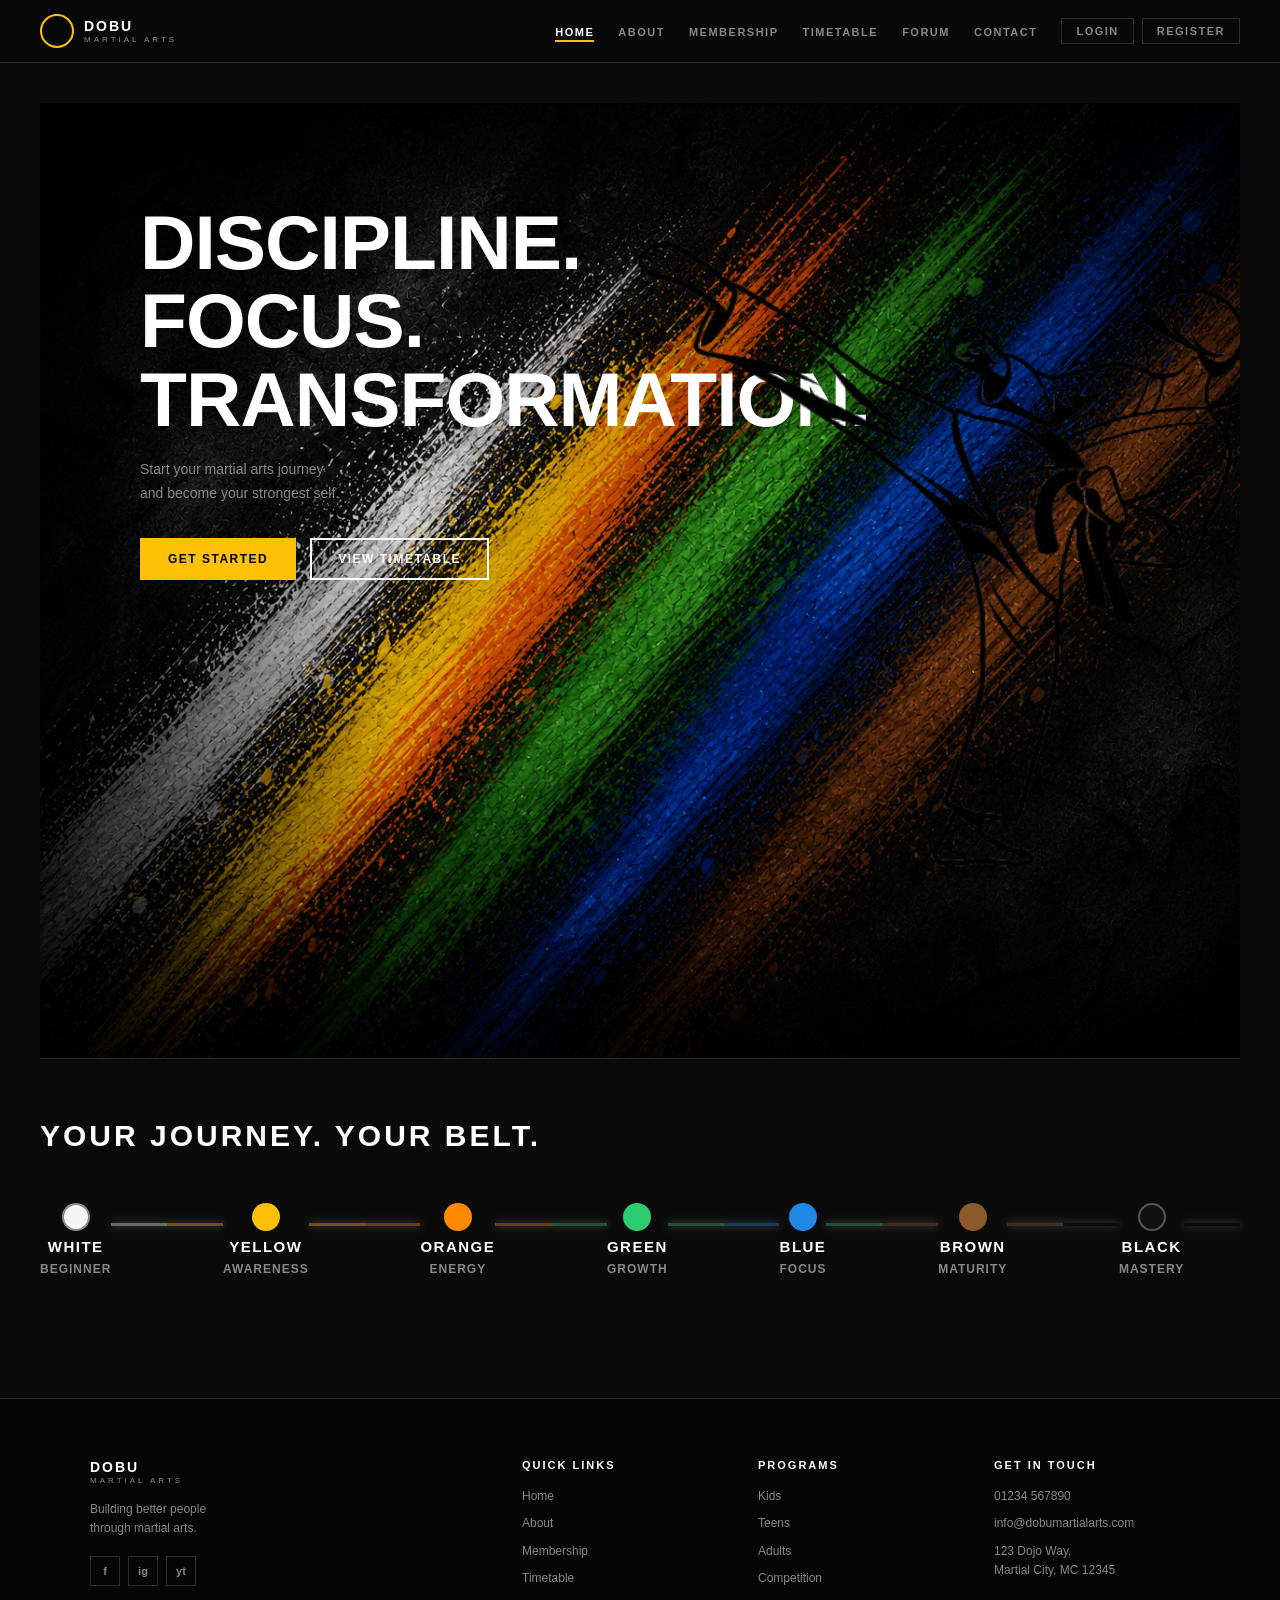
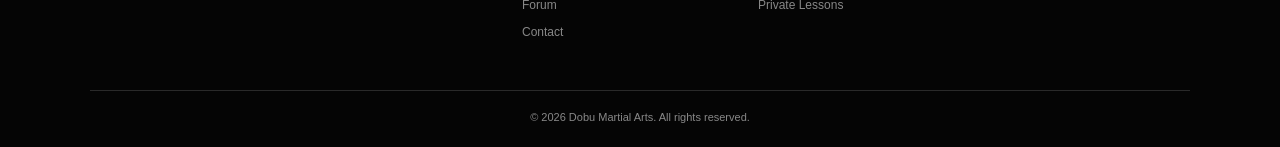
<file: index.html>
<!DOCTYPE html>
<html lang="en">
<head>
  <meta charset="UTF-8">
  <meta name="viewport" content="width=device-width, initial-scale=1.0">
  <title>DoBu Martial Arts</title>
  <link rel="stylesheet" href="style.css">
</head>
<body>

<!-- ===== NAVIGATION ===== -->
<nav class="navbar">
  <div class="nav-logo">
    <div class="logo-circle"></div>
    <div class="logo-text">
      <span class="logo-name">DOBU </span>
      <span class="logo-tagline">MARTIAL ARTS</span>
    </div>
  </div>
  <ul class="nav-links">
    <li><a href="index.html" class="nav-active">HOME</a></li>
    <li><a href="about.html">ABOUT</a></li>
    <li><a href="membership.html">MEMBERSHIP</a></li>
    <li><a href="mytimetable.html">TIMETABLE</a></li>
    <li><a href="forum.html">FORUM</a></li>
    <li><a href="contact.html">CONTACT</a></li>
    <li id="auth-buttons"></li>

  </ul>
</nav>

<!-- ===== SECTION 1: HERO ===== -->
<section id="hero" class="hero">
  
  <!-- =====  TOP of HERO ===== -->
<div id="hero_background">
  <div class="hero-content">
   <div class="hero-text"> 
      <h1 class="hero-title">
        DISCIPLINE.<br>
        FOCUS.<br>
        TRANSFORMATION.
      </h1>
      <p class="hero-sub">Start your martial arts journey<br>and become your strongest self.</p>
      <div class="hero-buttons">
        <a href="membership.html" class="btn btn-yellow" id="get-started-btn">GET STARTED</a>
        <a href="mytimetable.html" class="btn btn-outline">VIEW TIMETABLE</a>
      </div>
    </div>
    <div class="hero-photo">
      <img src= "girl-hero.png" class=" hero-photo-placeholder" alt="Martial artist in fighting stance">
  </div>
  </div>
  </div>
   <!-- =====  Bottom of HERO ===== -->
  <!-- Belt Progression Bar -->
  <div class="belt-progression">
    <p class="belt-label">YOUR JOURNEY. YOUR BELT.</p>
    <div class="belt-timeline">
      <div class="belt-stop">
        <div class="belt-dot" style="background:#F5F5F5; border:2px solid #888;"></div>
      <span class="belt-name">WHITE</span>
        <span class="belt-rank">BEGINNER</span>
        
      </div>
      <div class="belt-line" style="background:#F5F5F5; opacity:0.4;"></div>
      <div class="belt-line" style="background:#FFC107; opacity:0.4;"></div>
      <div class="belt-stop">
        <div class="belt-dot" style="background:#FFC107;"></div>
        <span class="belt-name">YELLOW</span>
        <span class="belt-rank">AWARENESS</span>
      </div>
      <div class="belt-line" style="background:#FFC107; opacity:0.4;"></div>
      <div class="belt-line" style="background:#FF8A00; opacity:0.4; "></div>
      <div class="belt-stop">
        <div class="belt-dot" style="background:#FF8A00; "></div>
        <span class="belt-name">ORANGE</span>
        <span class="belt-rank">ENERGY</span>
      </div>
      <div class="belt-line" style="background:#FF8A00;"></div>
      <div class="belt-line" style="background:#2ECC71;"></div>
      <div class="belt-stop">
        <div class="belt-dot" style="background:#2ECC71;"></div>
        <span class="belt-name">GREEN</span>
        <span class="belt-rank">GROWTH</span>
      </div>
      <div class="belt-line" style="background:#2ECC71; opacity:0.4;"></div>
      <div class="belt-line" style="background:#1E88E5;"></div>
      <div class="belt-stop">
        <div class="belt-dot" style="background:#1E88E5;"></div>
        <span class="belt-name">BLUE</span>
        <span class="belt-rank">FOCUS</span>
      </div>
      <div class="belt-line" style="background:#2ECC71; opacity:0.4;"></div>
      <div class="belt-line" style="background:#8B5A2B;"></div>
      <div class="belt-stop">
        <div class="belt-dot" style="background:#8B5A2B;"></div>
        <span class="belt-name">BROWN</span>
        <span class="belt-rank">MATURITY</span>
      </div>
      <div class="belt-line" style="background:#8B5A2B; opacity:0.4;"></div>
      <div class="belt-line" style="background:#141010;"></div>
      <div class="belt-stop">
        <div class="belt-dot" style="background:#111111; border:2px solid #555;"></div>
        <span class="belt-name">BLACK</span>
        <span class="belt-rank">MASTERY</span>
      </div>
      <div class="belt-line" style="background:#111111; opacity:0.4;"></div>
    </div>
  </div>
</section>

<!-- ===== FOOTER ===== -->
<footer class="footer">
  <div class="footer-grid">
    <div class="footer-brand">
      <div class="logo-text">
        <span class="logo-name">DOBU </span>
        <span class="logo-tagline">MARTIAL ARTS</span>
      </div>
      <p>Building better people<br>through martial arts.</p>
      <div class="footer-social">
        <a href="#">f</a>
        <a href="#">ig</a>
        <a href="#">yt</a>
      </div>
      
    </div>


    <div class="footer-col">
      <h2 class="sr-only">Footer</h2>
      <h3 class="sr-only">Footer</h3> 
      <h4>QUICK LINKS</h4>
      <a href="index.html">Home</a>
      <a href="about.html">About</a>
      <a href="membership.html">Membership</a>
      <a href="mytimetable.html">Timetable</a>
      <a href="forum.html">Forum</a>
      <a href="contact.html">Contact</a>
    </div>

    <div class="footer-col">
      <h4>PROGRAMS</h4>
      <a href="#">Kids</a>
      <a href="#">Teens</a>
      <a href="#">Adults</a>
      <a href="#">Competition</a>
      <a href="#">Private Lessons</a>
    </div>

    <div class="footer-col">
      <h4>GET IN TOUCH</h4>
      <p>01234 567890</p>
      <p>info@dobumartialarts.com</p>
      <p>123 Dojo Way,<br>Martial City, MC 12345</p>
    </div>
  </div>

  <div class="footer-bottom">
    <p>© 2026 Dobu Martial Arts. All rights reserved.</p>
  </div>
</footer>

<script src="script.js"></script>
</body>
</html>
</file>
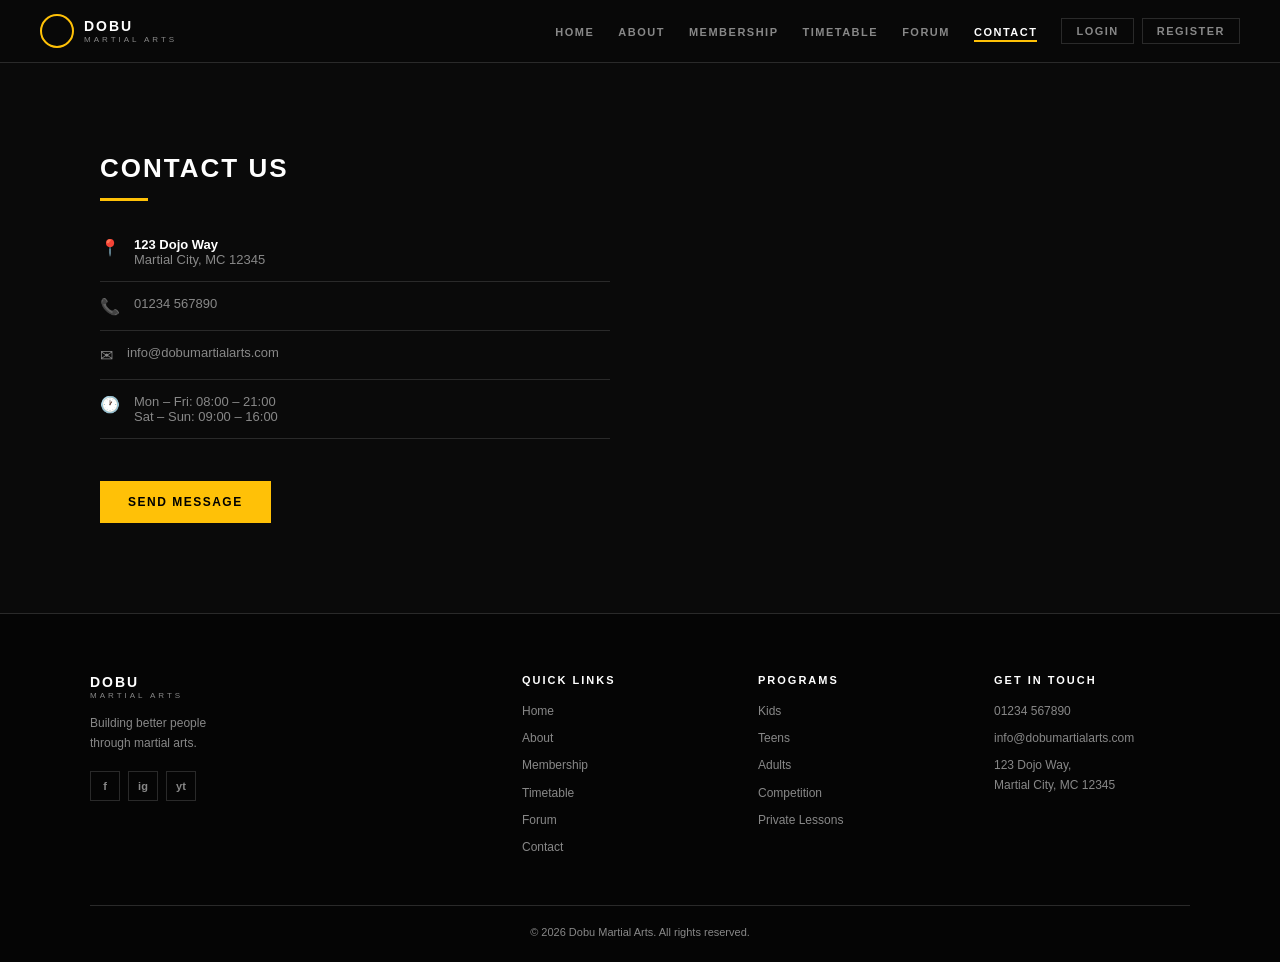
<file: contact.html>
<!DOCTYPE html>
<html lang="en">
<head>
  <meta charset="UTF-8">
  <meta name="viewport" content="width=device-width, initial-scale=1.0">
  <title>Contact – DoBu Martial Arts</title>
  <link rel="stylesheet" href="style.css">
</head>
<body>

<!-- ===== NAVIGATION ===== -->
<nav class="navbar">
  <div class="nav-logo">
    <div class="logo-circle"></div>
    <div class="logo-text">
      <span class="logo-name">DOBU </span>
      <span class="logo-tagline">MARTIAL ARTS</span>
    </div>
  </div>
  <ul class="nav-links">
    <li><a href="index.html">HOME</a></li>
    <li><a href="about.html">ABOUT</a></li>
    <li><a href="membership.html">MEMBERSHIP</a></li>
    <li><a href="mytimetable.html">TIMETABLE</a></li>
    <li><a href="forum.html">FORUM</a></li>
    <li><a href="contact.html" class="nav-active">CONTACT</a></li>
    <li id="auth-buttons"></li>
  </ul>
</nav>

<!-- ===== CONTACT ===== -->
<section id="contact" class="contact-forum">
  <div class="contact-col">
    <h2>CONTACT US</h2>
    <div class="accent-bar yellow-bar"></div>
    <div class="contact-list">
      <div class="contact-item">
        <span class="ci-icon">&#128205;</span>
        <div>
          <strong>123 Dojo Way</strong><br>
          Martial City, MC 12345
        </div>
      </div>
      <div class="contact-item">
        <span class="ci-icon">&#128222;</span>
        <span>01234 567890</span>
      </div>
      <div class="contact-item">
        <span class="ci-icon">&#9993;</span>
        <span>info@dobumartialarts.com</span>
      </div>
      <div class="contact-item">
        <span class="ci-icon">&#128336;</span>
        <div>
          Mon – Fri: 08:00 – 21:00<br>
          Sat – Sun: 09:00 – 16:00
        </div>
      </div>
    </div>
    <a href="mailto:info@dobumartialarts.com" class="btn btn-yellow">SEND MESSAGE</a>
  </div>
</section>

<!-- ===== FOOTER ===== -->
<footer class="footer">
  <div class="footer-grid">
    <div class="footer-brand">
      <div class="logo-text">
        <span class="logo-name">DOBU </span>
        <span class="logo-tagline">MARTIAL ARTS</span>
      </div>
      <p>Building better people<br>through martial arts.</p>
      <div class="footer-social">
        <a href="#">f</a>
        <a href="#">ig</a>
        <a href="#">yt</a>
      </div>
    </div>
    <div class="footer-col">
      <h4>QUICK LINKS</h4>
      <a href="index.html">Home</a>
      <a href="about.html">About</a>
      <a href="membership.html">Membership</a>
      <a href="timetable.html">Timetable</a>
      <a href="forum.html">Forum</a>
      <a href="contact.html">Contact</a>
    </div>
    <div class="footer-col">
      <h4>PROGRAMS</h4>
      <a href="#">Kids</a>
      <a href="#">Teens</a>
      <a href="#">Adults</a>
      <a href="#">Competition</a>
      <a href="#">Private Lessons</a>
    </div>
    <div class="footer-col">
      <h4>GET IN TOUCH</h4>
      <p>01234 567890</p>
      <p>info@dobumartialarts.com</p>
      <p>123 Dojo Way,<br>Martial City, MC 12345</p>
    </div>
  </div>
  <div class="footer-bottom">
    <p>© 2026 Dobu Martial Arts. All rights reserved.</p>
  </div>
</footer>

<script src="script.js"></script>
</body>
</html>
</file>
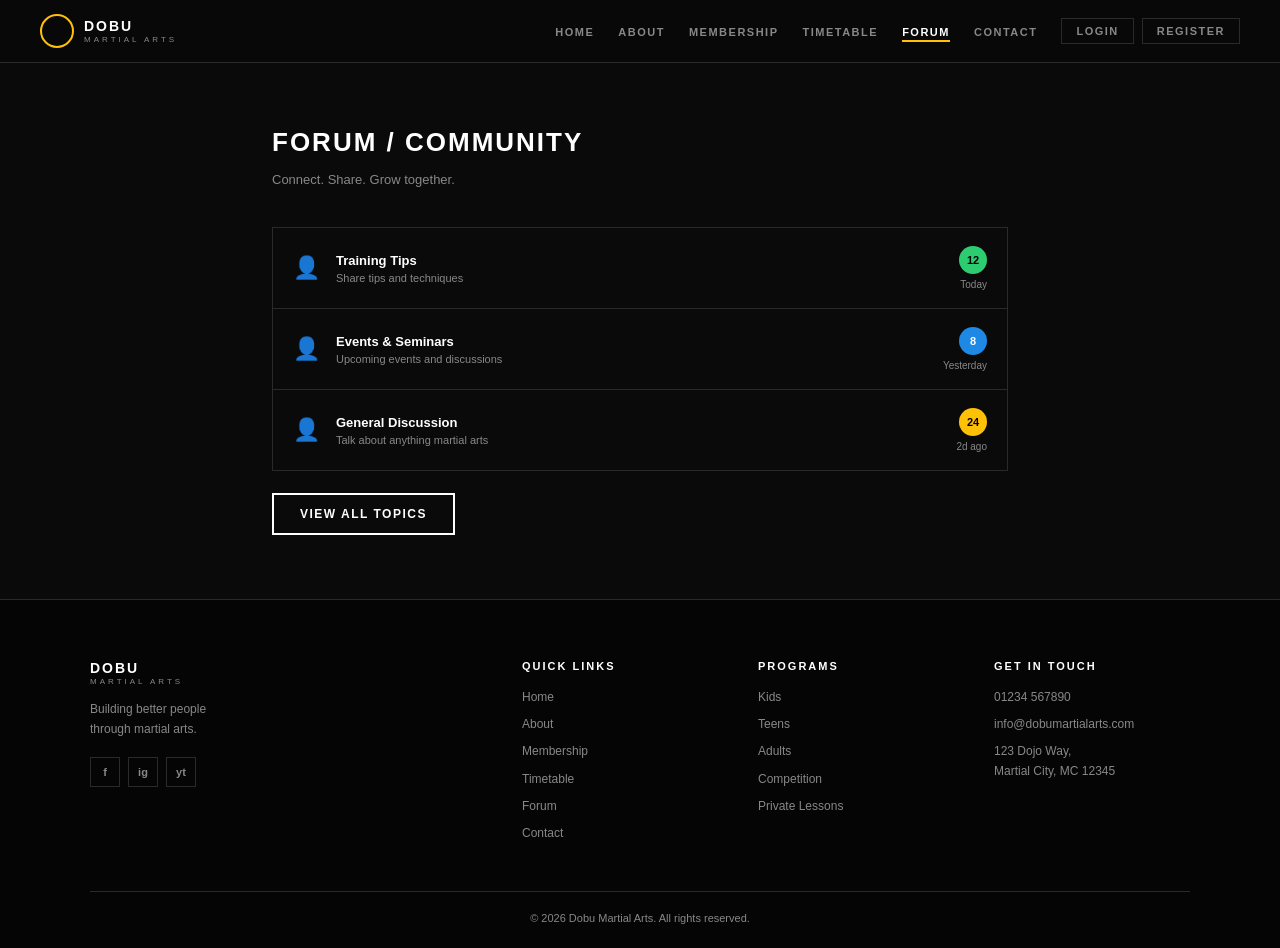
<file: forum.html>
<!DOCTYPE html>
<html lang="en">
<head>
  <meta charset="UTF-8">
  <meta name="viewport" content="width=device-width, initial-scale=1.0">
  <title>Forum – DoBu Martial Arts</title>
  <link rel="stylesheet" href="style.css">
</head>
<body>

<!-- ===== NAVIGATION ===== -->
<nav class="navbar">
  <div class="nav-logo">
    <div class="logo-circle"></div>
    <div class="logo-text">
      <span class="logo-name">DOBU </span>
      <span class="logo-tagline">MARTIAL ARTS</span>
    </div>
  </div>
  <ul class="nav-links">
    <li><a href="index.html">HOME</a></li>
    <li><a href="about.html">ABOUT</a></li>
    <li><a href="membership.html">MEMBERSHIP</a></li>
    <li><a href="mytimetable.html">TIMETABLE</a></li>
    <li><a href="forum.html" class="nav-active">FORUM</a></li>
    <li><a href="contact.html">CONTACT</a></li>
    <li id="auth-buttons"></li>
  </ul>
</nav>

<!-- ===== FORUM / COMMUNITY ===== -->
<section id="forum" class="forum-col" style="max-width:800px; margin:0 auto; padding:4rem 2rem;">
  <h2>FORUM / COMMUNITY</h2>
  <p class="section-sub">Connect. Share. Grow together.</p>
  <div class="forum-list">
    <div class="forum-row">
      <span class="forum-icon">&#128100;</span>
      <div class="forum-info">
        <strong>Training Tips</strong>
        <span>Share tips and techniques</span>
      </div>
      <div class="forum-meta">
        <span class="forum-count" style="background:#2ECC71; color:#000;">12</span>
        <span class="forum-time">Today</span>
      </div>
    </div>
    <div class="forum-row">
      <span class="forum-icon">&#128100;</span>
      <div class="forum-info">
        <strong>Events &amp; Seminars</strong>
        <span>Upcoming events and discussions</span>
      </div>
      <div class="forum-meta">
        <span class="forum-count" style="background:#1E88E5; color:#fff;">8</span>
        <span class="forum-time">Yesterday</span>
      </div>
    </div>
    <div class="forum-row">
      <span class="forum-icon">&#128100;</span>
      <div class="forum-info">
        <strong>General Discussion</strong>
        <span>Talk about anything martial arts</span>
      </div>
      <div class="forum-meta">
        <span class="forum-count" style="background:#FFC107; color:#000;">24</span>
        <span class="forum-time">2d ago</span>
      </div>
    </div>
  </div>
  <a href="#" class="btn btn-outline">VIEW ALL TOPICS</a>
</section>

<!-- ===== FOOTER ===== -->
<footer class="footer">
  <div class="footer-grid">
    <div class="footer-brand">
      <div class="logo-text">
        <span class="logo-name">DOBU </span>
        <span class="logo-tagline">MARTIAL ARTS</span>
      </div>
      <p>Building better people<br>through martial arts.</p>
      <div class="footer-social">
        <a href="#">f</a>
        <a href="#">ig</a>
        <a href="#">yt</a>
      </div>
    </div>
    <div class="footer-col">
      <h4>QUICK LINKS</h4>
      <a href="index.html">Home</a>
      <a href="about.html">About</a>
      <a href="membership.html">Membership</a>
      <a href="timetable.html">Timetable</a>
      <a href="forum.html">Forum</a>
      <a href="contact.html">Contact</a>
    </div>
    <div class="footer-col">
      <h4>PROGRAMS</h4>
      <a href="#">Kids</a>
      <a href="#">Teens</a>
      <a href="#">Adults</a>
      <a href="#">Competition</a>
      <a href="#">Private Lessons</a>
    </div>
    <div class="footer-col">
      <h4>GET IN TOUCH</h4>
      <p>01234 567890</p>
      <p>info@dobumartialarts.com</p>
      <p>123 Dojo Way,<br>Martial City, MC 12345</p>
    </div>
  </div>
  <div class="footer-bottom">
    <p>© 2026 Dobu Martial Arts. All rights reserved.</p>
  </div>
</footer>

<script src="script.js"></script>
</body>
</html>
</file>
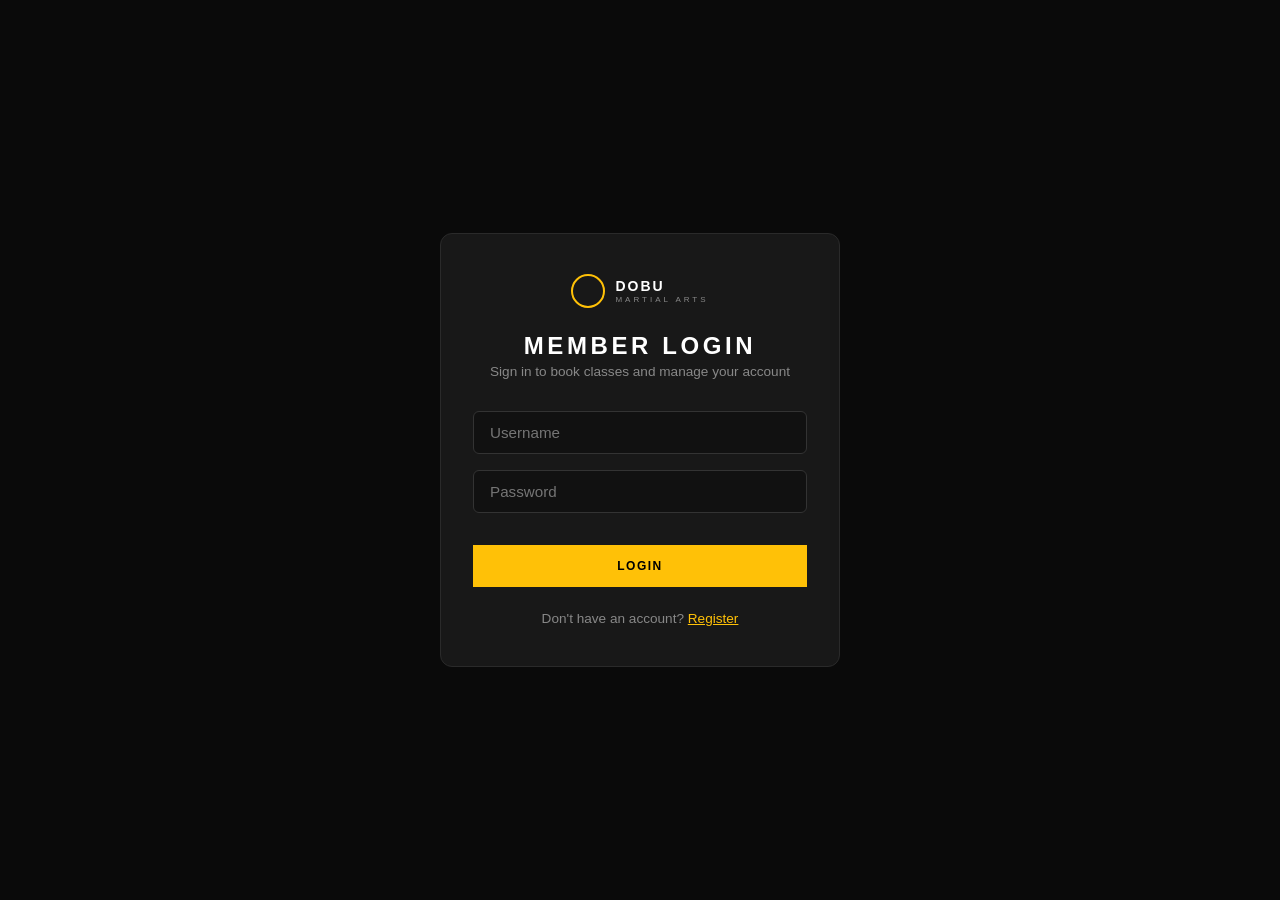
<file: login.html>
<!DOCTYPE html>
<html lang="en">
<head>
  <meta charset="UTF-8">
  <meta name="viewport" content="width=device-width, initial-scale=1.0">
  <title>DoBu Martial Arts - Login</title>
  <link rel="stylesheet" href="style.css">
</head>
<body class="login-page">

  <div class="login-card">
    <div class="nav-logo login-card-logo">
      <div class="logo-circle"></div>
      <div class="logo-text">
        <span class="logo-name">DOBU</span>
        <span class="logo-tagline">MARTIAL ARTS</span>
      </div>
    </div>

    <h2 class="login-card-title">MEMBER LOGIN</h2>
    <p class="login-subtitle">Sign in to book classes and manage your account</p>

    <input type="text" id="username" placeholder="Username" class="login-input">
    <input type="password" id="password" placeholder="Password" class="login-input">
    <button onclick="login()" class="btn btn-yellow login-btn">LOGIN</button>
    <p id="message" class="login-error"></p>
    <p class="login-footer">
      Don't have an account? <a href="register.html" class="login-link">Register</a>
    </p>
  </div>

  <script src="script.js"></script>
</body>
</html>
</file>
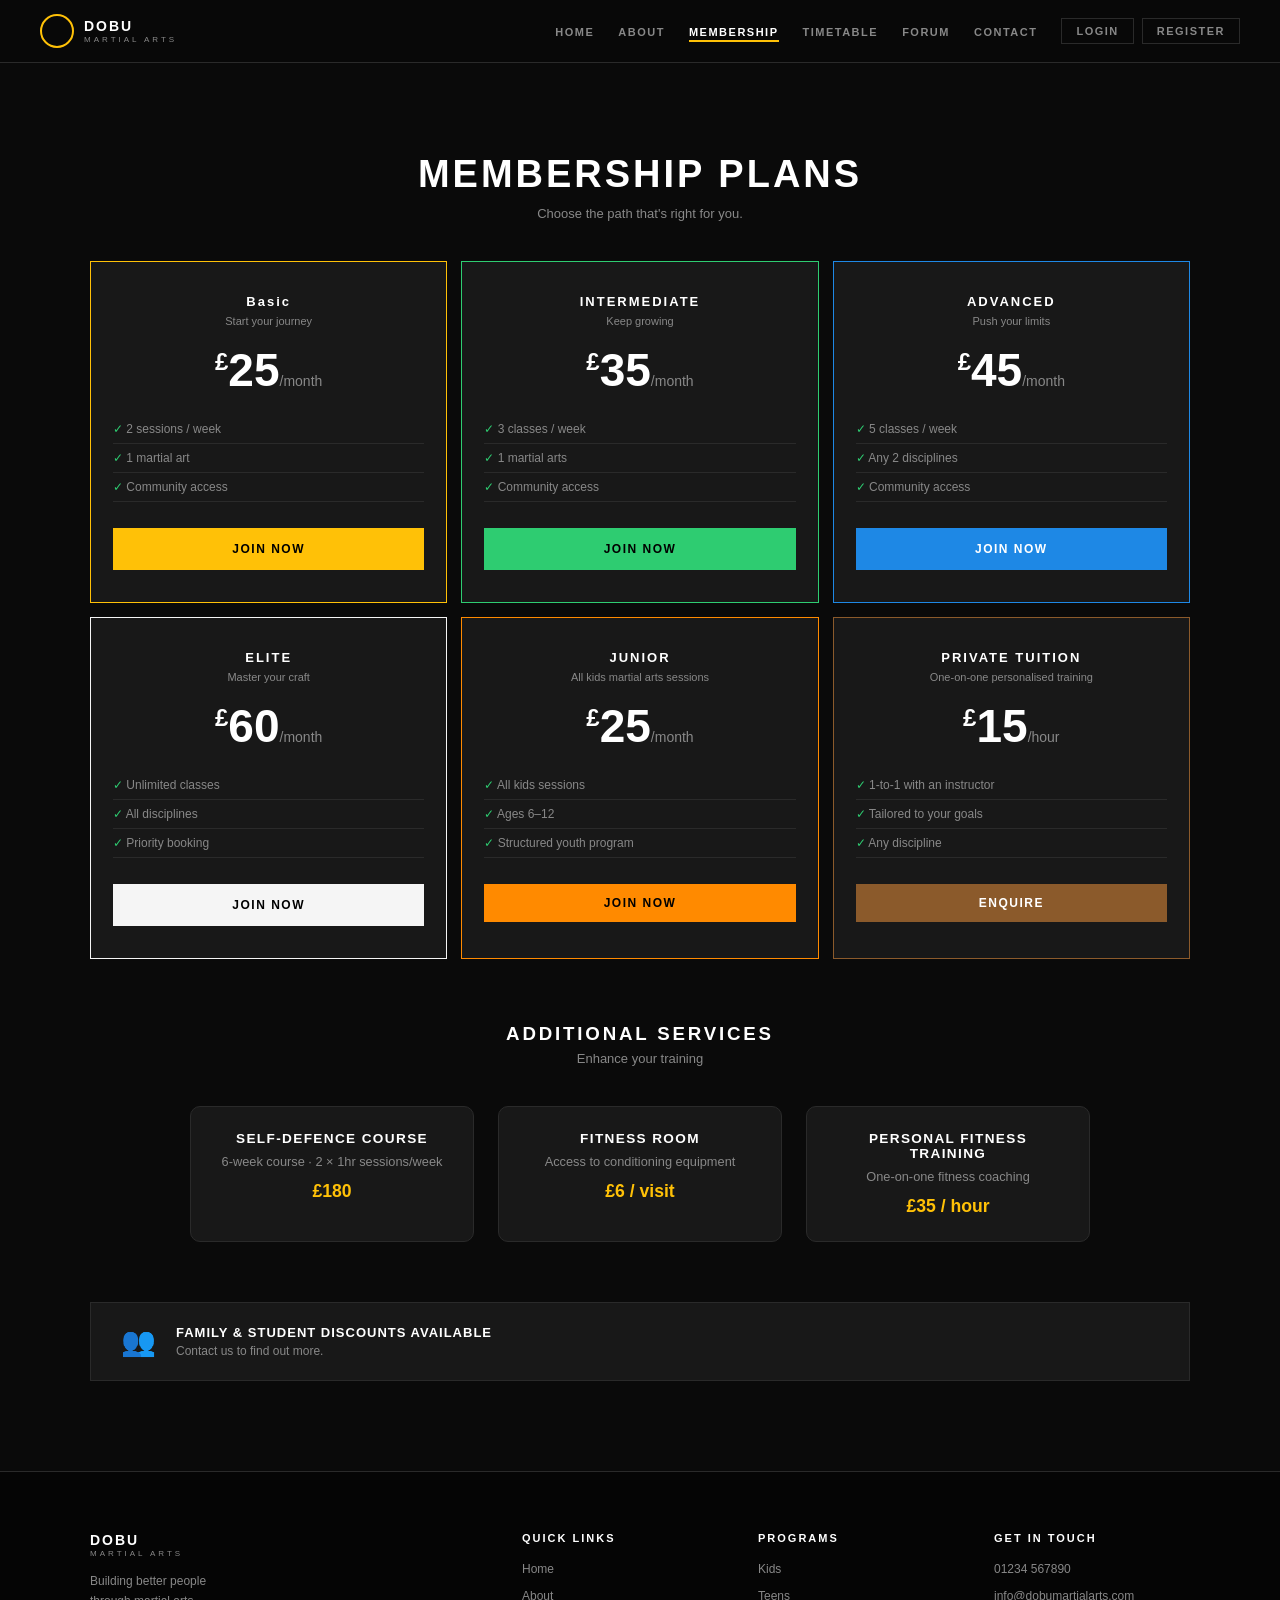
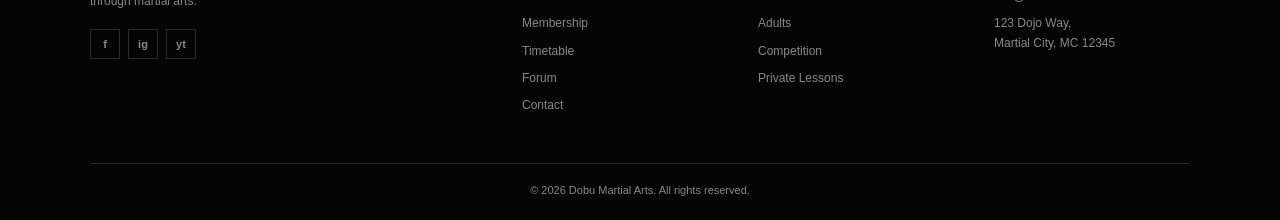
<file: membership.html>
<!DOCTYPE html>
<html lang="en">
<head>
  <meta charset="UTF-8">
  <meta name="viewport" content="width=device-width, initial-scale=1.0">
  <title>Membership – DoBu Martial Arts</title>
  <link rel="stylesheet" href="style.css">
</head>
<body>

<!-- ===== NAVIGATION ===== -->
<nav class="navbar">
  <div class="nav-logo">
    <div class="logo-circle"></div>
    <div class="logo-text">
      <span class="logo-name">DOBU </span>
      <span class="logo-tagline">MARTIAL ARTS</span>
    </div>
  </div>
  <ul class="nav-links">
    <li><a href="index.html">HOME</a></li>
    <li><a href="about.html">ABOUT</a></li>
    <li><a href="membership.html" class="nav-active">MEMBERSHIP</a></li>
    <li><a href="mytimetable.html">TIMETABLE</a></li>
    <li><a href="forum.html">FORUM</a></li>
    <li><a href="contact.html">CONTACT</a></li>
    <li id="auth-buttons"></li>
  </ul>
</nav>

<!-- ===== MEMBERSHIP / PRICING ===== -->
<section id="membership" class="membership">
  <h2>MEMBERSHIP PLANS</h2>
  <p class="section-sub">Choose the path that's right for you.</p>

  <div class="pricing-grid">
    <!-- Beginner -->
    <div class="pricing-card" style="border-color:#FFC107;">
      <h3>Basic</h3>
      <p class="plan-sub">Start your journey</p>
      <div class="plan-price"><sup>£</sup>25<span>/month</span></div>
      <ul class="plan-features">
        <li>2 sessions / week</li>
        <li>1 martial art</li>
        <li>Community access</li>
      </ul>
      <a href="#" onclick="joinNow('Beginner – £25/month')" class="btn btn-yellow full-width">JOIN NOW</a>
    </div>

    <!-- Intermediate -->
    <div class="pricing-card" style="border-color:#2ECC71;">
      <h3>INTERMEDIATE</h3>
      <p class="plan-sub">Keep growing</p>
      <div class="plan-price"><sup>£</sup>35<span>/month</span></div>
      <ul class="plan-features">
        <li>3 classes / week</li>
        <li>1 martial arts</li>
        <li>Community access</li>
      </ul>
      <a href="#" onclick="joinNow('Intermediate – £35/month')" class="btn btn-green full-width">JOIN NOW</a>
    </div>

    <!-- Advanced -->
    <div class="pricing-card" style="border-color:#1E88E5;">
      <h3>ADVANCED</h3>
      <p class="plan-sub">Push your limits</p>
      <div class="plan-price"><sup>£</sup>45<span>/month</span></div>
      <ul class="plan-features">
        <li>5 classes / week</li>
        <li>Any 2 disciplines</li>
        <li>Community access</li>
      </ul>
      <a href="#" onclick="joinNow('Advanced – £45/month')" class="btn btn-blue full-width">JOIN NOW</a>
    </div>

    <!-- Elite -->
    <div class="pricing-card" style="border-color:#F5F5F5;">
      <h3>ELITE</h3>
      <p class="plan-sub">Master your craft</p>
      <div class="plan-price"><sup>£</sup>60<span>/month</span></div>
      <ul class="plan-features">
        <li>Unlimited classes</li>
        <li>All disciplines</li>
        <li>Priority booking</li>
      </ul>
      <a href="#" onclick="joinNow('Elite - £60/month')" class="btn btn-white full-width">JOIN NOW</a>
    </div>

     <!-- Junior -->
    <div class="pricing-card" style="border-color:#FF8A00;">
      <h3>JUNIOR</h3>
      <p class="plan-sub">All kids martial arts sessions</p>
      <div class="plan-price"><sup>£</sup>25<span>/month</span></div>
      <ul class="plan-features">
        <li>All kids sessions</li>
        <li>Ages 6–12</li>
        <li>Structured youth program</li>
      </ul>
      <a href="#" onclick="joinNow('Junior – £25/month')" class="btn btn-orange full-width">JOIN NOW</a>
    </div>

    <!-- Private Tuition -->
    <div class="pricing-card" style="border-color:#8B5A2B; ">
      <h3>PRIVATE TUITION</h3>
      <p class="plan-sub">One-on-one personalised training</p>
      <div class="plan-price"><sup>£</sup>15<span>/hour</span></div>
      <ul class="plan-features">
        <li>1-to-1 with an instructor</li>
        <li>Tailored to your goals</li>
        <li>Any discipline</li>
      </ul>
      <a href="contact.html" class="btn btn-brown full-width">ENQUIRE</a>
    </div>
  </div>
   <!-- Additional Services -->
  <h3 style="text-align:center; margin-top:4rem; letter-spacing:0.15em;">ADDITIONAL SERVICES</h3>
  <p class="section-sub">Enhance your training</p>
  <div class="services-grid">



    <div class="service-card">
      <h4>SELF-DEFENCE COURSE</h4>
      <p>6-week course · 2 × 1hr sessions/week</p>
      <span class="service-price">£180</span>
    </div>

    <div class="service-card">
      <h4>FITNESS ROOM</h4>
      <p>Access to conditioning equipment</p>
      <span class="service-price">£6 / visit</span>
    </div>

    <div class="service-card">
      <h4>PERSONAL FITNESS TRAINING</h4>
      <p>One-on-one fitness coaching</p>
      <span class="service-price">£35 / hour</span>
    </div>

  </div>

  <div class="discount-banner" style="margin-top: 30px;">
    <span class="discount-icon" >&#128101;</span>
    <div>
      <strong>FAMILY &amp; STUDENT DISCOUNTS AVAILABLE</strong>
      <p>Contact us to find out more.</p>
    </div>
  </div>

</section>


<!-- ===== FOOTER ===== -->
<footer class="footer">
  <div class="footer-grid">
    <div class="footer-brand">
      <div class="logo-text">
        <span class="logo-name">DOBU </span>
        <span class="logo-tagline">MARTIAL ARTS</span>
      </div>
      <p>Building better people<br>through martial arts.</p>
      <div class="footer-social">
        <a href="#">f</a>
        <a href="#">ig</a>
        <a href="#">yt</a>
      </div>
    </div>
    <div class="footer-col">
      <h4>QUICK LINKS</h4>
      <a href="index.html">Home</a>
      <a href="about.html">About</a>
      <a href="membership.html">Membership</a>
      <a href="timetable.html">Timetable</a>
      <a href="forum.html">Forum</a>
      <a href="contact.html">Contact</a>
    </div>
    <div class="footer-col">
      <h4>PROGRAMS</h4>
      <a href="#">Kids</a>
      <a href="#">Teens</a>
      <a href="#">Adults</a>
      <a href="#">Competition</a>
      <a href="#">Private Lessons</a>
    </div>
    <div class="footer-col">
      <h4>GET IN TOUCH</h4>
      <p>01234 567890</p>
      <p>info@dobumartialarts.com</p>
      <p>123 Dojo Way,<br>Martial City, MC 12345</p>
    </div>
  </div>
  <div class="footer-bottom">
    <p>© 2026 Dobu Martial Arts. All rights reserved.</p>
  </div>
</footer>

<script src="script.js"></script>
</body>
</html>
</file>
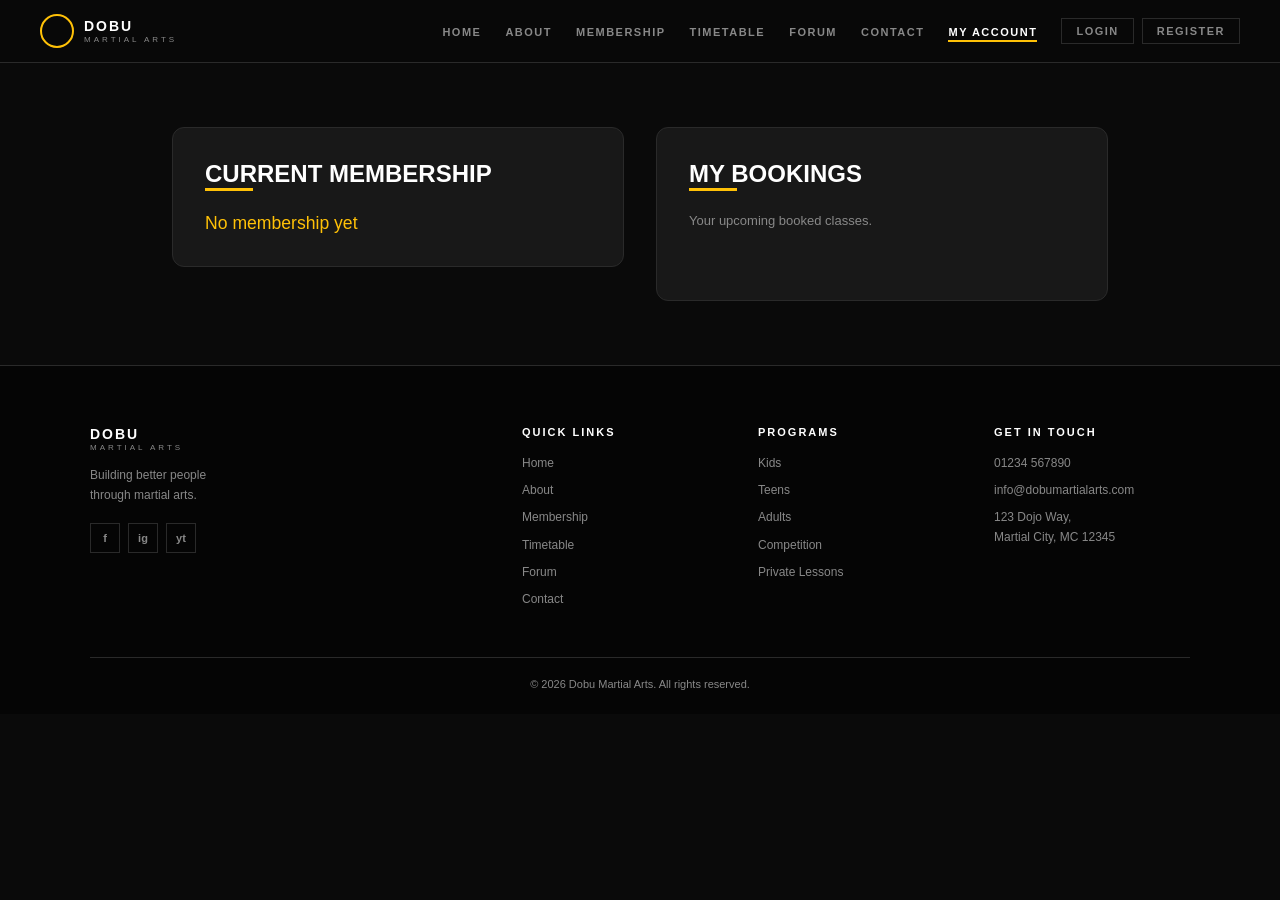
<file: myaccount.html>
<!DOCTYPE html>
<html lang="en">
<head>
  <meta charset="UTF-8">
  <meta name="viewport" content="width=device-width, initial-scale=1.0">
  <title>My Account – DoBu Martial Arts</title>
  <link rel="stylesheet" href="style.css">
</head>
<body>

<!-- ===== NAVIGATION ===== -->
<nav class="navbar">
  <div class="nav-logo">
    <div class="logo-circle"></div>
    <div class="logo-text">
      <span class="logo-name">DOBU </span>
      <span class="logo-tagline">MARTIAL ARTS</span>
    </div>
  </div>
  <ul class="nav-links">
    <li><a href="index.html">HOME</a></li>
    <li><a href="about.html">ABOUT</a></li>
    <li><a href="membership.html">MEMBERSHIP</a></li>
    <li><a href="mytimetable.html">TIMETABLE</a></li>
    <li><a href="forum.html">FORUM</a></li>
    <li><a href="contact.html">CONTACT</a></li>
    <li><a href="myaccount.html" class="nav-active">MY ACCOUNT</a></li>
    <li id="auth-buttons"></li>
  </ul>
</nav>

<!-- ===== MY ACCOUNT ===== -->
<section id="myaccount" class="account-section">
  <div class="account-grid">

    <div class="account-card">
      <h2>CURRENT MEMBERSHIP</h2>
      <div class="accent-bar yellow-bar"></div>
      <p id="membershipDisplay" class="membership-value">No membership yet</p>
    </div>

    <div class="account-card">
      <h2>MY BOOKINGS</h2>
      <div class="accent-bar yellow-bar"></div>
      <p class="section-sub">Your upcoming booked classes.</p>
      <ul id="bookingList"></ul>
    </div>

  </div>
</section>

<!-- ===== FOOTER ===== -->
<footer class="footer">
  <div class="footer-grid">
    <div class="footer-brand">
      <div class="logo-text">
        <span class="logo-name">DOBU </span>
        <span class="logo-tagline">MARTIAL ARTS</span>
      </div>
      <p>Building better people<br>through martial arts.</p>
      <div class="footer-social">
        <a href="#">f</a>
        <a href="#">ig</a>
        <a href="#">yt</a>
      </div>
    </div>
    <div class="footer-col">
      <h4>QUICK LINKS</h4>
      <a href="index.html">Home</a>
      <a href="about.html">About</a>
      <a href="membership.html">Membership</a>
      <a href="mytimetable.html">Timetable</a>
      <a href="forum.html">Forum</a>
      <a href="contact.html">Contact</a>
    </div>
    <div class="footer-col">
      <h4>PROGRAMS</h4>
      <a href="#">Kids</a>
      <a href="#">Teens</a>
      <a href="#">Adults</a>
      <a href="#">Competition</a>
      <a href="#">Private Lessons</a>
    </div>
    <div class="footer-col">
      <h4>GET IN TOUCH</h4>
      <p>01234 567890</p>
      <p>info@dobumartialarts.com</p>
      <p>123 Dojo Way,<br>Martial City, MC 12345</p>
    </div>
  </div>
  <div class="footer-bottom">
    <p>© 2026 Dobu Martial Arts. All rights reserved.</p>
  </div>
</footer>

<script src="script.js"></script>
</body>
</html>
</file>
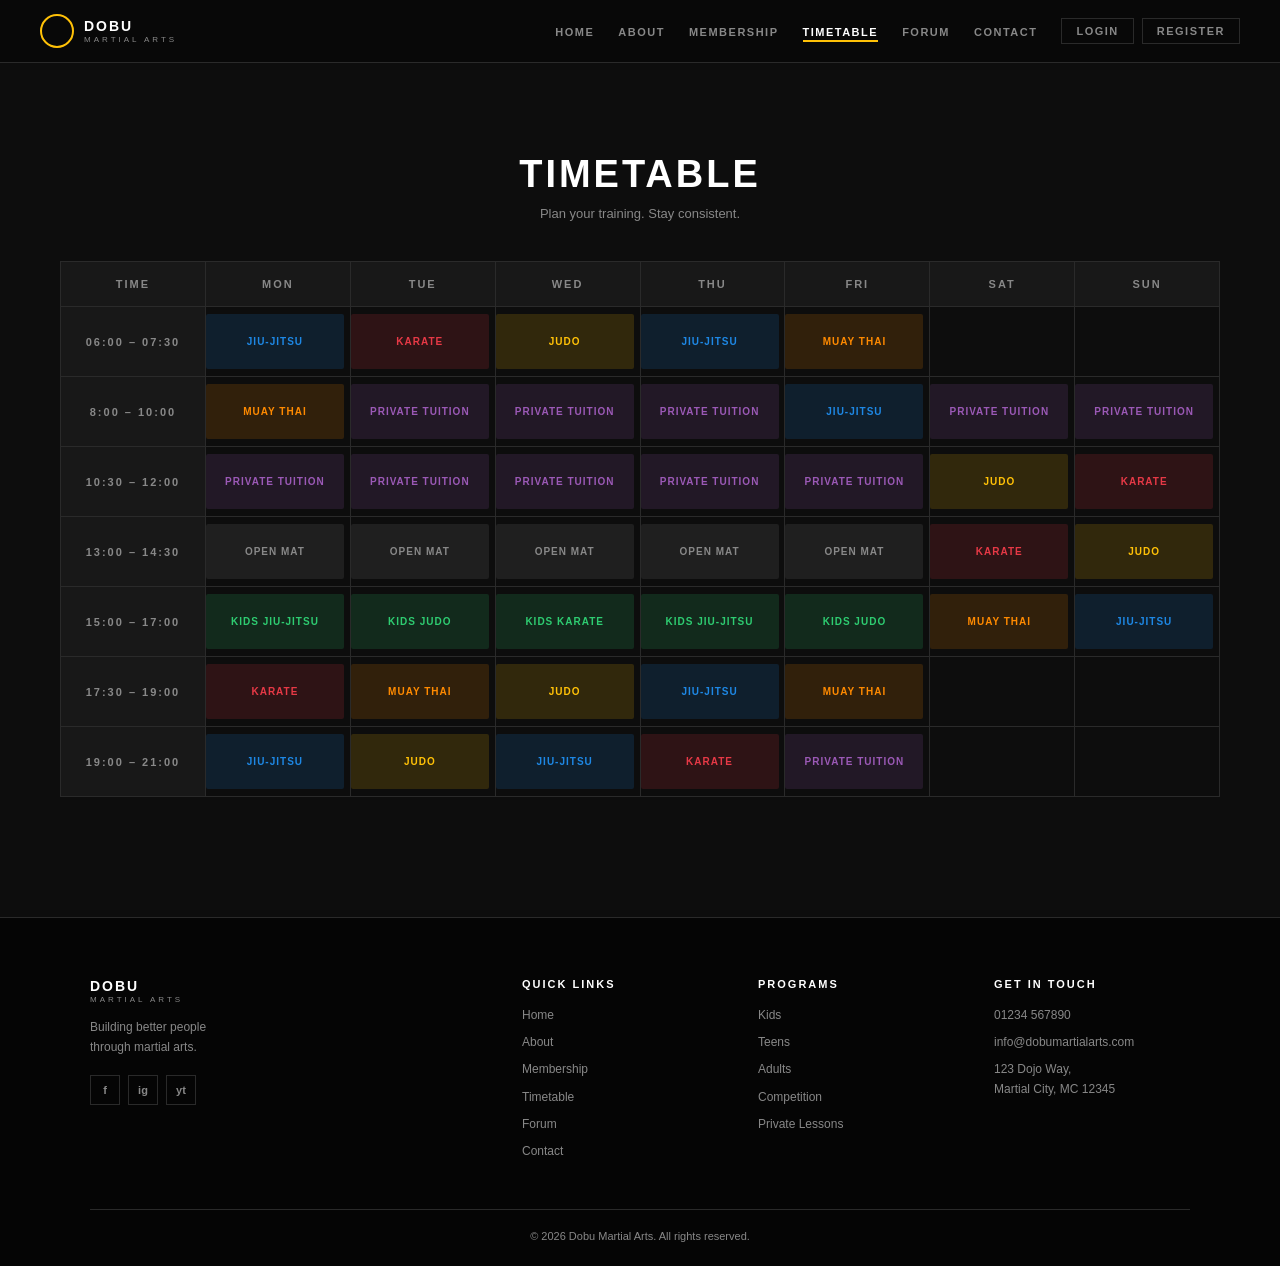
<file: mytimetable.html>
<!DOCTYPE html>
<html lang="en">
<head>
  <meta charset="UTF-8">
  <meta name="viewport" content="width=device-width, initial-scale=1.0">
  <title>Timetable – DoBu Martial Arts</title>
  <link rel="stylesheet" href="style.css">
</head>
<body>

<!-- ===== NAVIGATION ===== -->
<nav class="navbar">
  <div class="nav-logo">
    <div class="logo-circle"></div>
    <div class="logo-text">
      <span class="logo-name">DOBU </span>
      <span class="logo-tagline">MARTIAL ARTS</span>
    </div>
  </div>
  <ul class="nav-links">
    <li><a href="index.html">HOME</a></li>
    <li><a href="about.html">ABOUT</a></li>
    <li><a href="membership.html">MEMBERSHIP</a></li>
    <li><a href="mytimetable.html" class="nav-active">TIMETABLE</a></li>
    <li><a href="forum.html">FORUM</a></li>
    <li><a href="contact.html">CONTACT</a></li>
    <li id="auth-buttons"></li>
  </ul>
</nav>

<!-- ===== TIMETABLE ===== -->
<section id="timetable" class="timetable-preview">
  <h2>TIMETABLE</h2>
  <p class="section-sub">Plan your training. Stay consistent.</p>

  <div class="timetable-table-wrap">
    <table class="timetable-table">
      <thead>
        <tr>
          <th>TIME</th>
          <th>MON</th>
          <th>TUE</th>
          <th>WED</th>
          <th>THU</th>
          <th>FRI</th>
          <th>SAT</th>
          <th>SUN</th>
        </tr>
      </thead>
      <tbody>
        <tr>
          <th class="time-col">06:00 – 07:30</th>
          <td><span class="class-tag jiu-jitsu">JIU-JITSU </span></td>
          <td><span class="class-tag karate">KARATE</span></td>
          <td><span class="class-tag judo">JUDO</span></td>
          <td><span class="class-tag jiu-jitsu">JIU-JITSU</span></td>
          <td><span class="class-tag muay-thai">MUAY THAI</span></td>
          <td></td>
          <td></td>
        <tr>
          <th class="time-col">8:00 – 10:00</th>
          <td><span class="class-tag muay-thai">MUAY THAI</span></td>
          <td><span class="class-tag private">PRIVATE TUITION</span></td>
          <td><span class="class-tag private">PRIVATE TUITION</span></td>
          <td><span class="class-tag private">PRIVATE TUITION</span></td>
          <td><span class="class-tag jiu-jitsu">JIU-JITSU</span></td>
          <td><span class="class-tag private">PRIVATE TUITION</span></td>
          <td><span class="class-tag private">PRIVATE TUITION</span></td>
        </tr>
        <tr>
          <th class="time-col">10:30 – 12:00</th>
          <td><span class="class-tag private">PRIVATE TUITION</span></td>
          <td><span class="class-tag private">PRIVATE TUITION</span></td>
          <td><span class="class-tag private">PRIVATE TUITION</span></td>
          <td><span class="class-tag private">PRIVATE TUITION</span></td>
          <td><span class="class-tag private">PRIVATE TUITION</span></td>
          <td><span class="class-tag judo">JUDO</span></td>
          <td><span class="class-tag karate">KARATE</span></td>
        </tr>
        <tr>
          <th class="time-col">13:00 – 14:30</th>
          <td><span class="class-tag open-mat">OPEN MAT</span></td>
          <td><span class="class-tag open-mat">OPEN MAT</span></td>
          <td><span class="class-tag open-mat">OPEN MAT</span></td>
          <td><span class="class-tag open-mat">OPEN MAT</span></td>
          <td><span class="class-tag open-mat">OPEN MAT</span></td>
          <td><span class="class-tag karate">KARATE</span></td>
          <td><span class="class-tag judo">JUDO</span></td>
        </tr>
        <tr>
          <th class="time-col">15:00 – 17:00</th>
          <td><span class="class-tag kids">KIDS JIU-JITSU</span></td>
          <td><span class="class-tag kids">KIDS JUDO</span></td>
          <td><span class="class-tag kids">KIDS KARATE</span></td>
          <td><span class="class-tag kids">KIDS JIU-JITSU</span></td>
          <td><span class="class-tag kids">KIDS JUDO</span></td>
          <td><span class="class-tag muay-thai">MUAY THAI</span></td>
          <td><span class="class-tag jiu-jitsu">JIU-JITSU</span></td>
        </tr>
         <tr>
          <th class="time-col">17:30 – 19:00</th>
          <td><span class="class-tag karate">KARATE</span></td>
          <td><span class="class-tag muay-thai">MUAY THAI</span></td>
          <td><span class="class-tag judo">JUDO</span></td>
          <td><span class="class-tag jiu-jitsu">JIU-JITSU</span></td>
          <td><span class="class-tag muay-thai">MUAY THAI</span></td>
          <td></td>
          <td></td>
        </tr>
         <tr>
          <th class="time-col">19:00 – 21:00</th>
          <td><span class="class-tag jiu-jitsu">JIU-JITSU</span></td>
          <td><span class="class-tag judo">JUDO</span></td>
          <td><span class="class-tag jiu-jitsu">JIU-JITSU</span></td>
          <td><span class="class-tag karate">KARATE</span></td>
          <td><span class="class-tag private">PRIVATE TUITION</span></td>
          <td></td>
          <td></td>
        </tr>
      </tbody>
    </table>
  </div>

  
  <div id="booking-section">
  <h3 style="margin-top:3rem;">BOOK A CLASS</h3>
  <p class="section-sub">Click a slot to reserve your place.</p>

  <div class="slot"><span>Monday – Jiu-Jitsu – 06:00–07:30</span><button class="btn btn-yellow" onclick="bookClass('Monday','Jiu-Jitsu','06:00–07:30')">Book</button></div>
  <div class="slot"><span>Tuesday – Karate – 06:00–07:30</span><button class="btn btn-yellow" onclick="bookClass('Tuesday','Karate','06:00–07:30')">Book</button></div>
  <div class="slot"><span>Wednesday – Judo – 06:00–07:30</span><button class="btn btn-yellow" onclick="bookClass('Wednesday','Judo','06:00–07:30')">Book</button></div>
  <div class="slot"><span>Thursday – Muay Thai – 17:30–19:00</span><button class="btn btn-yellow" onclick="bookClass('Thursday','Muay Thai','17:30–19:00')">Book</button></div>
  <div class="slot"><span>Monday – Kids Jiu-Jitsu – 15:00–17:00</span><button class="btn btn-yellow" onclick="bookClass('Monday','Kids Jiu-Jitsu','15:00–17:00')">Book</button></div>
  <div class="slot"><span>Saturday – Open Mat – 13:00–14:30</span><button class="btn btn-yellow" onclick="bookClass('Saturday','Open Mat','13:00–14:30')">Book</button></div>
</div>
</section>

<!-- ===== FOOTER ===== -->
<footer class="footer">
  <div class="footer-grid">
    <div class="footer-brand">
      <div class="logo-text">
        <span class="logo-name">DOBU </span>
        <span class="logo-tagline">MARTIAL ARTS</span>
      </div>
      <p>Building better people<br>through martial arts.</p>
      <div class="footer-social">
        <a href="#">f</a>
        <a href="#">ig</a>
        <a href="#">yt</a>
      </div>
    </div>
    <div class="footer-col">
      <h4>QUICK LINKS</h4>
      <a href="index.html">Home</a>
      <a href="about.html">About</a>
      <a href="membership.html">Membership</a>
      <a href="mytimetable.html">Timetable</a>
      <a href="forum.html">Forum</a>
      <a href="contact.html">Contact</a>
    </div>
    <div class="footer-col">
      <h4>PROGRAMS</h4>
      <a href="#">Kids</a>
      <a href="#">Teens</a>
      <a href="#">Adults</a>
      <a href="#">Competition</a>
      <a href="#">Private Lessons</a>
    </div>
    <div class="footer-col">
      <h4>GET IN TOUCH</h4>
      <p>01234 567890</p>
      <p>info@dobumartialarts.com</p>
      <p>123 Dojo Way,<br>Martial City, MC 12345</p>
    </div>
  </div>
  <div class="footer-bottom">
    <p>© 2026 Dobu Martial Arts. All rights reserved.</p>
  </div>
</footer>

<script src="script.js"></script>
</body>
</html>
</file>
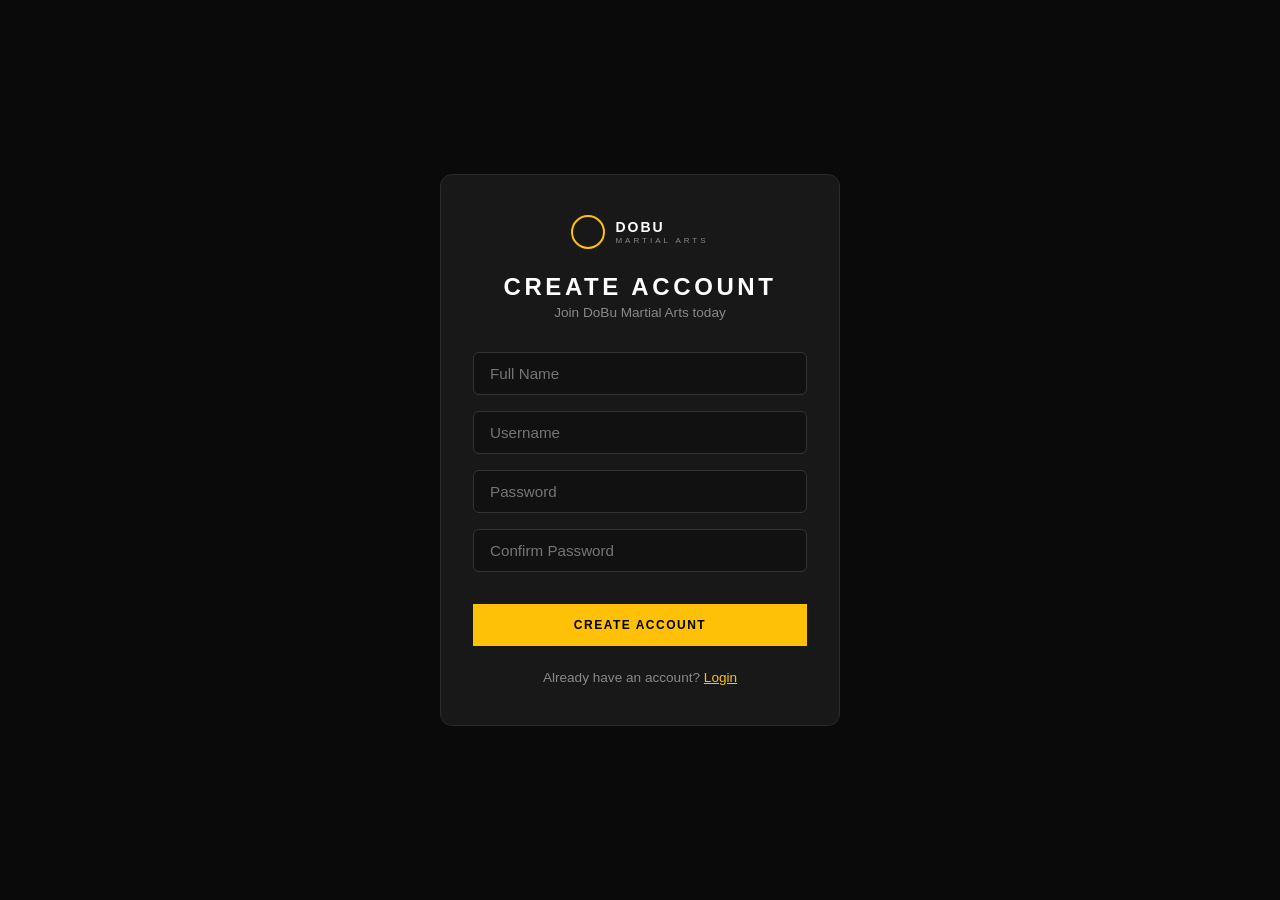
<file: register.html>
<!DOCTYPE html>
<html lang="en">
<head>
  <meta charset="UTF-8">
  <meta name="viewport" content="width=device-width, initial-scale=1.0">
  <title>DoBu Martial Arts – Register</title>
  <link rel="stylesheet" href="style.css">
</head>
<body class="login-page">

  <div class="login-card">
  <div class="nav-logo login-card-logo">
    <div class="logo-circle"></div>
    <div class="logo-text">
      <span class="logo-name">DOBU</span>
      <span class="logo-tagline">MARTIAL ARTS</span>
    </div>
  </div>

  <h2 class="login-card-title">CREATE ACCOUNT</h2>
  <p class="login-subtitle">Join DoBu Martial Arts today</p>

  <input type="text" placeholder="Full Name" class="login-input">
  <input type="text" placeholder="Username" class="login-input">
  <input type="password" placeholder="Password" class="login-input">
  <input type="password" placeholder="Confirm Password" class="login-input">
  <button class="btn btn-yellow login-btn">CREATE ACCOUNT</button>
  <p class="login-footer">
    Already have an account? <a href="login.html" class="login-link">Login</a>
  </p>
</div>

</body>
</html>
</file>
<file: style.css>
/* =============================================
   BELT COLOUR SYSTEM (used as design tokens)
   WHITE   #F5F5F5  — Beginner
   YELLOW  #FFC107  — Awareness
   ORANGE  #FF8A00  — Energy
   GREEN   #2ECC71  — Growth
   BLUE    #1E88E5  — Focus
   BROWN   #8B5A2B  — Maturity
   BLACK   #111111  — Mastery
   ============================================= */

:root {
  --white-belt:  #F5F5F5;
  --yellow-belt: #FFC107;
  --orange-belt: #FF8A00;
  --green-belt:  #2ECC71;
  --blue-belt:   #1E88E5;
  --brown-belt:  #8B5A2B;
  --black-belt:  #111111;

  --bg:          #0a0a0a;
  --bg-card:     #181818;
  --border:      #2a2a2a;
  --text:        #ffffff;
  --text-muted:  #888888;
}

/* ===== RESET ===== */
*, *::before, *::after { box-sizing: border-box; margin: 0; padding: 0; }
html { scroll-behavior: smooth; }

body {
  font-family: Arial, sans-serif;
  background: var(--bg);
  color: var(--text);
  padding: 0;
}

/* ===== NAVIGATION ===== */
.navbar {
  display: flex;
  align-items: center;
  justify-content: space-between;
  padding: 14px 40px;
  background: #080808;
  border-bottom: 1px solid var(--border);
  position: sticky;
  top: 0;
  z-index: 999;
}

.nav-logo {
  display: flex;
  align-items: center;
  gap: 10px;
}

.logo-circle {
  width: 34px;
  height: 34px;
  border-radius: 50%;
  border: 2px solid var(--yellow-belt);
  flex-shrink: 0;
}

.logo-text {
  display: flex;
  flex-direction: column;
  line-height: 1.2;
}

.logo-name {
  font-size: 14px;
  font-weight: 900;
  letter-spacing: 2px;
  color: var(--text);
}

.logo-tagline {
  font-size: 8px;
  letter-spacing: 3px;
  color: var(--text-muted);
  text-transform: uppercase;
}

.nav-links {
  list-style: none;
  display: flex;
  align-items: center;
  gap: 24px;
}

.nav-links a {
  text-decoration: none;
  font-size: 11px;
  font-weight: 700;
  letter-spacing: 1.5px;
  color: var(--text-muted);
  transition: color 0.2s;
}

.nav-links a:hover { color: var(--text); }

.nav-links a.nav-active {
  color: var(--text);
  border-bottom: 2px solid var(--yellow-belt);
  padding-bottom: 2px;
}

.btn-logout {
  background: transparent;
  border: 1px solid var(--border);
  color: var(--text-muted);
  font-size: 11px;
  font-weight: 700;
  letter-spacing: 1.5px;
  padding: 6px 14px;
  cursor: pointer;
  transition: all 0.2s;
}

.btn-logout:hover {
  border-color: var(--text-muted);
  color: var(--text);
}

/* ===== BUTTONS ===== */
.btn {
  display: inline-block;
  padding: 12px 26px;
  font-size: 12px;
  font-weight: 700;
  letter-spacing: 1.5px;
  text-decoration: none;
  cursor: pointer;
  border: 2px solid transparent;
  transition: opacity 0.2s, transform 0.1s;
  text-align: center;
}

.btn:hover { opacity: 0.88; transform: translateY(-1px); }

.btn-yellow { background: var(--yellow-belt); color: #000; }
.btn-green  { background: var(--green-belt);  color: #000; }
.btn-blue   { background: var(--blue-belt);   color: #fff; }
.btn-white  { background: var(--white-belt);  color: #000; }

.btn-outline {
  background: transparent;
  border-color: var(--text);
  color: var(--text);
}

.btn-outline:hover {
  background: var(--text);
  color: #000;
}
#auth-buttons {
  display: flex;
  align-items: center;
  gap: 0.5rem;
}

.full-width { width: 100%; }

#hero_background
{
  background-size: cover;
  background-position: center;
  background-image:
  linear-gradient(to right, 
      rgba(0,0,0,0.8) 0%,      /* dark on left for text readability */
      rgba(0,0,0,0.05) 30%,     /* lighter in middle where figure is */
      rgba(0,0,0,0.3) 100%),   /* slightly darker on right edge */
  url('Hero Background.png');
  
  padding: 100px 100px;
  min-height: 85vh;
  margin: 0%;
  box-sizing: border-box;
  align-items: center;
  display: flex;
  position: relative;
  overflow: hidden;
  
}


/* ===== HERO ===== */
.hero {
  min-height: 100vh;
  position: relative;
  display: flex;
  flex-direction: column;
  justify-content: center;
  overflow: hidden;
  padding: 40px;
}
@media (max-width: 768px) {
    .hero {
        background-position: center top;
        background-size: cover;
        min-height: 100vh;
    }
}

.hero-content {
  position: relative;
  z-index: 2;
  width: 100%;
  display: flex;
  flex-direction: row;
  align-items: stretch;
  justify-content: space-between;
  gap: 60px;
}
.hero-text{
  display: flex;
  flex-direction: column;
  justify-content: left;
  max-width: 550px;
}

.hero-title {
  font-size: clamp(48px, 6vw, 80px);
  font-weight: 900;
  line-height: 1.02;
  letter-spacing: -1px;
  text-transform: uppercase;
  margin-bottom: 20px;
}

.hero-sub {
  font-size: 14px;
  color: var(--text-muted);
  line-height: 1.7;
  margin-bottom: 32px;
}

.hero-buttons {
  display: flex;
  gap: 14px;
  flex-wrap: wrap;
}
.hero-photo {
  flex-shrink: 0;
  display: flex;  
  align-items: center;
  justify-content: center;
  transform: translateX(-145px); /* move left toward the splash */
}
.hero-photo-placeholder{
  width: 700px;
  height: 100%;
  min-height: 720px;
  min-width:  700px;
  

}

@media (max-width: 768px) {
    #hero_background {
        padding: 60px 20px;
    }

    .hero-content {
        flex-direction: column;
    }

    .hero-text {
        max-width: 100%;
    }

    .hero-photo {
        transform: none;
        width: 100%;
    }

    .hero-photo-placeholder {
        width: 100%;
        height: auto;
        min-width: unset;
        min-height: 400px;

    }
    body {
        overflow-x: hidden;
    }
    
    #hero_background {
        width: 100%;
        padding: 60px 20px;
    }

}

/* Belt progression timeline */
.belt-progression {
  position: relative;
  z-index: 2;
  margin-top: 0;
  padding-top: 60px;
  padding-bottom: 60px;
  border-top: 1px solid var(--border);
  height: 300px;
}

.belt-label {
  font-size: 30px;
  font-weight: bolder;
  
  letter-spacing: 3px;
  color: var(--text-light);
  margin-bottom: 50px;
}

.belt-timeline {
  display: flex;
  align-items: center;
  width: 100%;
}

.belt-stop {
  display: flex;
  flex-direction: column;
  align-items: center;
  gap: 7px;
  min-width: 30px;;
  
}

.belt-dot {
  width: 28px;
  height: 28px;
  border-radius: 50%;
  transition: transform 0.2s;
}



.belt-name {
  font-size: 15px;
  font-weight: 700;
  letter-spacing: 1.5px;
}

.belt-rank {
  font-size: 12px;
  color: var(--text-muted);
  letter-spacing: 1px;
  font-weight: bold;
  
}

.belt-line {
  flex: 1;
  height: 3px;
  background: white;
  margin-top: -30px;
  width: 10px;
  opacity: 0.4 ;
  min-width: 50px;
  border-color: #888888;
  box-shadow: 0 0 8px rgba(240, 234, 234, 0.897);
}

/* ===== ABOUT ===== */
.about {
  padding: 20px 60px;
  background: #0d0d0d;
}

.about-inner {
  display: flex;
  gap: 60px;
  align-items: center;
  max-width: 1100px;
  margin: 0 auto 20px;
  min-height: auto;
  padding: 80px 0;
}

.about-text h2 {
  font-size: 72px;
  font-weight: 900;
  letter-spacing: 4px;
  margin-bottom: 14px;
}

.accent-bar {
  width: 48px;
  height: 3px;
  margin-bottom: 22px;
}

.yellow-bar { background: var(--yellow-belt); }

.about-text p {
  font-size: 14px;
  color: var(--text-muted);
  line-height: 1.75;
  margin-bottom: 12px;
  max-width: 420px;
}

.about-photo {
  flex-shrink: 0;
}

.photo-placeholder {
  width: 510px;
  height: 430px;
  background: var(--bg-card);
  background-image: url('Cropped Background.png');
  background-size: cover;
  background-position: right;
  transform: scaleX(-1); /* flips horizontally */
  display: flex;
  align-items: center;
  justify-content: center;
  font-size: 11px;
  letter-spacing: 4px;
  color: var(--text-muted);
  border: 2px solid #3ce961;
  box-shadow: 0 0 15px rgba(23, 223, 16, 0.4),
              0 0 30px rgba(10, 95, 17, 0.2);
  
}

.green-border { border-color: var(--green-belt); }

.path-section {
  max-width: 1100px;
  margin: 0 auto;
  padding-bottom: 80px;
}

.path-heading {
  font-size: 22px;
  font-weight: 900;
  letter-spacing: 3px;
  margin-bottom: 8px;
  padding-bottom: 0px;
}
.path-intro{
  padding-left: 0;
  margin-bottom: 28px;
}
.section-sub{
  font-size: 13px;
  color: var(--text-muted);
  margin-bottom: 28px;
  margin-top: 6px;
}
.growth-grid {
  display: grid;
  grid-template-columns: repeat(4, 1fr);
  gap: 24px;
}

.growth-card {
  background: var(--bg-card);
  border: 1px solid;
  padding: 28px 20px;
  text-align: center;
  border-radius: 4px;
  transition: box-shadow 0.3s;
  height: auto;
}

.growth-icon {
  font-size: 28px;
  margin-bottom: 20px;
}

.yellow-icon { color: var(--yellow-belt); }
.orange-icon { color: var(--orange-belt); }
.green-icon  { color: var(--green-belt);  }
.blue-icon   { color: var(--blue-belt);   }

.growth-card h4 {
  font-size: 13px;
  font-weight: 900;
  letter-spacing: 2px;
  margin-bottom: 8px;
}

.growth-card p {
  font-size: 12px;
  color: var(--text-muted);
  line-height: 1.5;
}
/* ===== INSTRUCTORS ===== */
.instructors-section {
  padding: 60px  2rem 80px;
  max-width: 1100px;
  margin: 0 auto;
  border-top: 1px solid #222;
}

.instructors-grid {
  display: grid;
  grid-template-columns: repeat(3, 1fr);
  gap: 1.5rem;
  margin-top: 2rem;
}

.instructor-card {
  background: #181818;
  border: 1px solid #2a2a2a;
  border-top: 4px solid #FFC107;
  border-radius: 10px;
  padding: 1.5rem;
}

.instructor-avatar {
  width: 56px;
  height: 56px;
  border-radius: 50%;
  display: flex;
  align-items: center;
  justify-content: center;
  font-weight: 700;
  font-size: 1.1rem;
  margin-bottom: 1rem;
}

.instructor-card h4 {
  font-size: 1rem;
  letter-spacing: 0.05em;
  margin-bottom: 0.25rem;
}

.instructor-role {
  font-size: 0.8rem;
  color: #888;
  margin-bottom: 0.75rem;
}

.instructor-creds {
  list-style: none;
  padding: 0;
  margin: 0;
}

.instructor-creds li {
  font-size: 0.8rem;
  color: #aaa;
  padding: 0.2rem 0;
  border-bottom: 1px solid #222;
}

.instructor-creds li:last-child {
  border-bottom: none;
}

/* ===== ADDITIONAL SERVICES ===== */
.services-grid {
  display: grid;
  grid-template-columns: repeat(3, 1fr);
  gap: 1.5rem;
  max-width: 900px;
  margin: 1.5rem auto 0;
  padding-bottom: 30px ;
}

.service-card {
  background: #181818;
  border: 1px solid #2a2a2a;
  border-radius: 10px;
  padding: 1.5rem;
}

.service-card h4 {
  font-size: 0.85rem;
  letter-spacing: 0.1em;
  margin-bottom: 0.5rem;
}

.service-card p {
  font-size: 0.8rem;
  color: #888;
  margin-bottom: 0.75rem;
}

.service-price {
  color: #FFC107;
  font-size: 1.1rem;
  font-weight: 700;
}

/* btn-orange and btn-brown for membership cards */
.btn-orange {
  background: #FF8A00;
  color: #000;
  border: none;
}

.btn-brown {
  background: #8B5A2B;
  color: #fff;
  border: none;
}


/* ===== MEMBERSHIP ===== */
.membership {
  padding: 90px 60px;
  background: var(--bg);
  text-align: center;
}

.membership h2 {
  font-size: 38px;
  font-weight: 900;
  letter-spacing: 3px;
  margin-bottom: 10px;
}

.section-sub {
  font-size: 13px;
  color: var(--text-muted);
  margin-bottom: 40px;
}

.pricing-grid {
  display: grid;
  grid-template-columns: repeat(3, 1fr);
  gap: 14px;
  max-width: 1100px;
  margin: 0 auto 24px;
}

.pricing-card {
  background: var(--bg-card);
  border: 1px solid;
  padding: 32px 22px;
  text-align: center;
}

.pricing-card h3 {
  font-size: 13px;
  font-weight: 900;
  letter-spacing: 2px;
  margin-bottom: 6px;
}

.plan-sub {
  font-size: 11px;
  color: var(--text-muted);
  margin-bottom: 20px;
}

.plan-price {
  font-size: 46px;
  font-weight: 900;
  margin-bottom: 22px;
  line-height: 1;
}

.plan-price sup {
  font-size: 24px;
  vertical-align: super;
  line-height: 0;
}

.plan-price span {
  font-size: 14px;
  color: var(--text-muted);
  font-weight: 400;
}

.plan-features {
  list-style: none;
  text-align: left;
  margin-bottom: 26px;
}

.plan-features li {
  font-size: 12px;
  color: var(--text-muted);
  padding: 7px 0;
  border-bottom: 1px solid var(--border);
}

.plan-features li::before {
  content: '✓ ';
  color: var(--green-belt);
}

.discount-banner {
  display: flex;
  align-items: center;
  gap: 20px;
  max-width: 1100px;
  margin: 0 auto;
  background: var(--bg-card);
  border: 1px solid var(--border);
  padding: 22px 30px;
  text-align: left;
}

.discount-icon {
  font-size: 28px;
  color: var(--yellow-belt);
  flex-shrink: 0;
}

.discount-banner strong {
  display: block;
  font-size: 13px;
  letter-spacing: 1px;
  margin-bottom: 4px;
}

.discount-banner p {
  font-size: 12px;
  color: var(--text-muted);
}

/* ===== TIMETABLE PREVIEW ===== */
.timetable-preview {
  padding: 90px 60px;
  background: #0d0d0d;
  text-align: center;
}

.timetable-preview h2 {
  font-size: 38px;
  font-weight: 900;
  letter-spacing: 3px;
  margin-bottom: 10px;
}

.timetable-table-wrap {
  overflow-x: auto;
  margin: 30px 0;
}

.timetable-table {
  width: 100%;
  border-collapse: collapse;
  font-size: 12px;
  text-align: center;
  table-layout: fixed;
}

.timetable-table th {
  background: var(--bg-card);
  padding: 16px 18px;
  font-size: 11px;
  font-weight: 700;
  letter-spacing: 2px;
  border: 1px solid var(--border);
  text-align: center;
  color: var(--text-muted);
}

.timetable-table td {
  padding: 0;
  border: 1px solid var(--border);
  min-width: 100px;
  height: 70px;
}

.time-col {
  font-size: 11px;
  color: var(--text-muted);
  white-space: nowrap;
  padding: 0 16px;
}

.class-tag {
  display: flex;
  padding: 0;
  font-size: 10px;
  font-weight: 700;
  letter-spacing: 1px;
  border-radius: 2px;
  align-items: center;
  justify-content: center;
  width: 96%;
  height: 55px;

}

.class-tag.jiu-jitsu    { background: rgba(30,136,229,0.15);  color: #1E88E5; }
.class-tag.karate       { background: rgba(230,57,70,0.15);   color: #E63946; }
.class-tag.judo         { background: rgba(255,193,7,0.15);   color: #FFC107; }
.class-tag.muay-thai    { background: rgba(255,138,0,0.15);   color: #FF8A00; }
.class-tag.kids         { background: rgba(46,204,113,0.15);  color: #2ECC71; }
.class-tag.private      { background: rgba(155,89,182,0.15);  color: #9B59B6; }
.class-tag.open-mat     { background: rgba(136,136,136,0.15); color: #888888; }

/* ===== CONTACT + FORUM ===== */
.contact-forum {
  padding: 90px 60px;
  background: var(--bg);
  display: grid;
  grid-template-columns: 1fr 1fr;
  gap: 60px;
  max-width: 1200px;
  margin: 0 auto;
}

.contact-col h2,
.forum-col h2 {
  font-size: 26px;
  font-weight: 900;
  letter-spacing: 2px;
  margin-bottom: 14px;
}

.contact-list {
  margin: 20px 0;
}

.contact-item {
  display: flex;
  align-items: flex-start;
  gap: 14px;
  padding: 14px 0;
  border-bottom: 1px solid var(--border);
  font-size: 13px;
  color: var(--text-muted);
}

.ci-icon {
  font-size: 16px;
  flex-shrink: 0;
  margin-top: 1px;
}

.contact-item strong { color: var(--text); }

.contact-col .btn { margin-top: 22px; }

/* Forum list */
.forum-list {
  border: 1px solid var(--border);
  margin: 22px 0;
}

.forum-row {
  display: flex;
  align-items: center;
  gap: 16px;
  padding: 18px 20px;
  border-bottom: 1px solid var(--border);
  transition: background 0.15s;
}

.forum-row:last-child { border-bottom: none; }
.forum-row:hover { background: var(--bg-card); }

.forum-icon {
  font-size: 22px;
  color: var(--text-muted);
  flex-shrink: 0;
}

.forum-info {
  flex: 1;
  display: flex;
  flex-direction: column;
  gap: 4px;
}

.forum-info strong { font-size: 13px; }
.forum-info span   { font-size: 11px; color: var(--text-muted); }

.forum-meta {
  display: flex;
  flex-direction: column;
  align-items: flex-end;
  gap: 5px;
}

.forum-count {
  width: 28px;
  height: 28px;
  border-radius: 50%;
  display: flex;
  align-items: center;
  justify-content: center;
  font-size: 11px;
  font-weight: 700;
}

.forum-time { font-size: 10px; color: var(--text-muted); }

/* ===== FOOTER ===== */
.footer {
  background: #050505;
  border-top: 1px solid var(--border);
  padding: 60px 60px 24px;
}

.footer-grid {
  display: grid;
  grid-template-columns: 2fr 1fr 1fr 1fr;
  gap: 40px;
  max-width: 1100px;
  margin: 0 auto 40px;
}

.footer-brand p {
  font-size: 12px;
  color: var(--text-muted);
  margin-top: 14px;
  line-height: 1.6;
}

.footer-social {
  display: flex;
  gap: 8px;
  margin-top: 18px;
}

.footer-social a {
  display: inline-flex;
  align-items: center;
  justify-content: center;
  width: 30px;
  height: 30px;
  border: 1px solid var(--border);
  color: var(--text-muted);
  text-decoration: none;
  font-size: 11px;
  font-weight: 700;
  transition: all 0.2s;
}

.footer-social a:hover {
  border-color: var(--yellow-belt);
  color: var(--yellow-belt);
}

.footer-col h4 {
  font-size: 11px;
  font-weight: 700;
  letter-spacing: 2px;
  margin-bottom: 16px;
  color: var(--text);
}

.footer-col a,
.footer-col p {
  display: block;
  font-size: 12px;
  color: var(--text-muted);
  text-decoration: none;
  margin-bottom: 8px;
  line-height: 1.6;
  transition: color 0.2s;
}

.footer-col a:hover { color: var(--text); }

.footer-bottom {
  max-width: 1100px;
  margin: 0 auto;
  padding-top: 20px;
  border-top: 1px solid var(--border);
  text-align: center;
}

.footer-bottom p {
  font-size: 11px;
  color: var(--text-muted);
}

/* ===== LEGACY: keep .box and .slot for other pages ===== */
.box {
  background: var(--bg-card);
  padding: 20px;
  max-width: 300px;
  border: 1px solid var(--border);
}

.slot {
  background: var(--bg-card);
  padding: 10px;
  margin-bottom: 10px;
  display: flex;
  justify-content: space-between;
  max-width: 500px;
  border: 1px solid var(--border);
}
/* ===== LOGIN PAGE ===== */
.login-page {
  display: flex;
  align-items: center;
  justify-content: center;
  min-height: 100vh;
  background: #0a0a0a;
}

.login-card {
  background: #181818;
  border: 1px solid #2a2a2a;
  border-radius: 12px;
  padding: 2.5rem 2rem;
  width: 100%;
  max-width: 400px;
}

.login-input {
  width: 100%;
  padding: 0.75rem 1rem;
  margin-bottom: 1rem;
  background: #111;
  border: 1px solid #333;
  border-radius: 6px;
  color: #fff;
  font-size: 0.95rem;
  box-sizing: border-box;
}

.login-input:focus {
  outline: none;
  border-color: #FFC107;
}

/* ===== LOGIN / REGISTER SHARED ===== */
.login-card-logo {
  justify-content: center;
  margin-bottom: 1.5rem;
}

.login-card-title {
  text-align: center;
  letter-spacing: 0.15em;
  margin-bottom: 0.25rem;
}

.login-subtitle {
  text-align: center;
  color: #888;
  margin-bottom: 2rem;
  font-size: 0.85rem;
}

.login-btn {
  width: 100%;
  margin-top: 1rem;
}

.login-footer {
  text-align: center;
  margin-top: 1.5rem;
  font-size: 0.85rem;
  color: #888;
}

.login-link {
  color: #FFC107;
}

.login-error {
  color: #e74c3c;
  text-align: center;
  margin-top: 1rem;
  font-size: 0.85rem;
}

/* ===== MY ACCOUNT PAGE ===== */
.account-section {
  max-width: 1000px;
  margin: 0 auto;
  padding: 4rem 2rem;
}

.account-grid {
  display: flex;
  gap: 2rem;
  align-items: flex-start;
}

.account-card {
  flex: 1;
  background: #181818;
  border: 1px solid #2a2a2a;
  border-radius: 12px;
  padding: 2rem;
}

.membership-value {
  color: #FFC107;
  font-size: 1.1rem;
  margin-top: 0.5rem;
}

#auth-buttons {
  display: flex;
  align-items: center;
  gap: 0.5rem;
}
.sr-only {
    position: absolute;
    width: 1px;
    height: 1px;
    overflow: hidden;
    clip: rect(0,0,0,0);
    white-space: nowrap;
}
</file>
